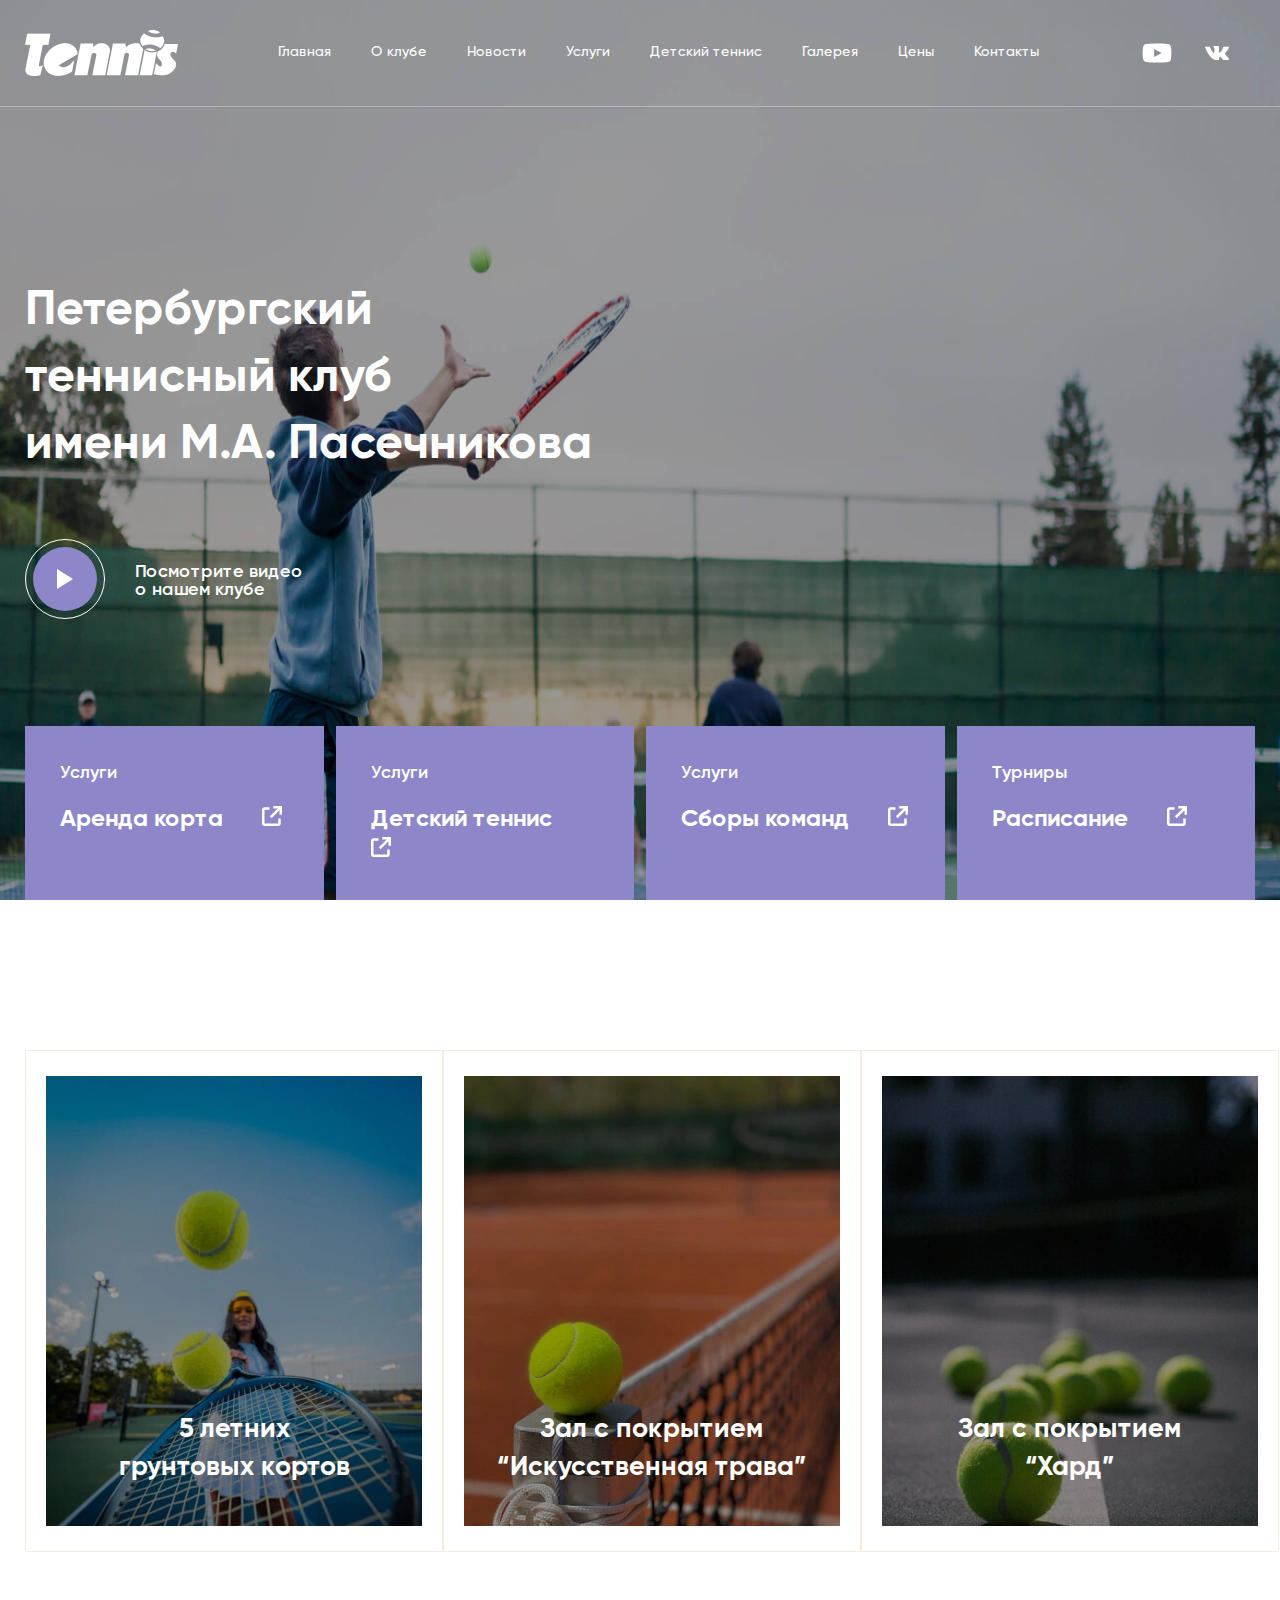
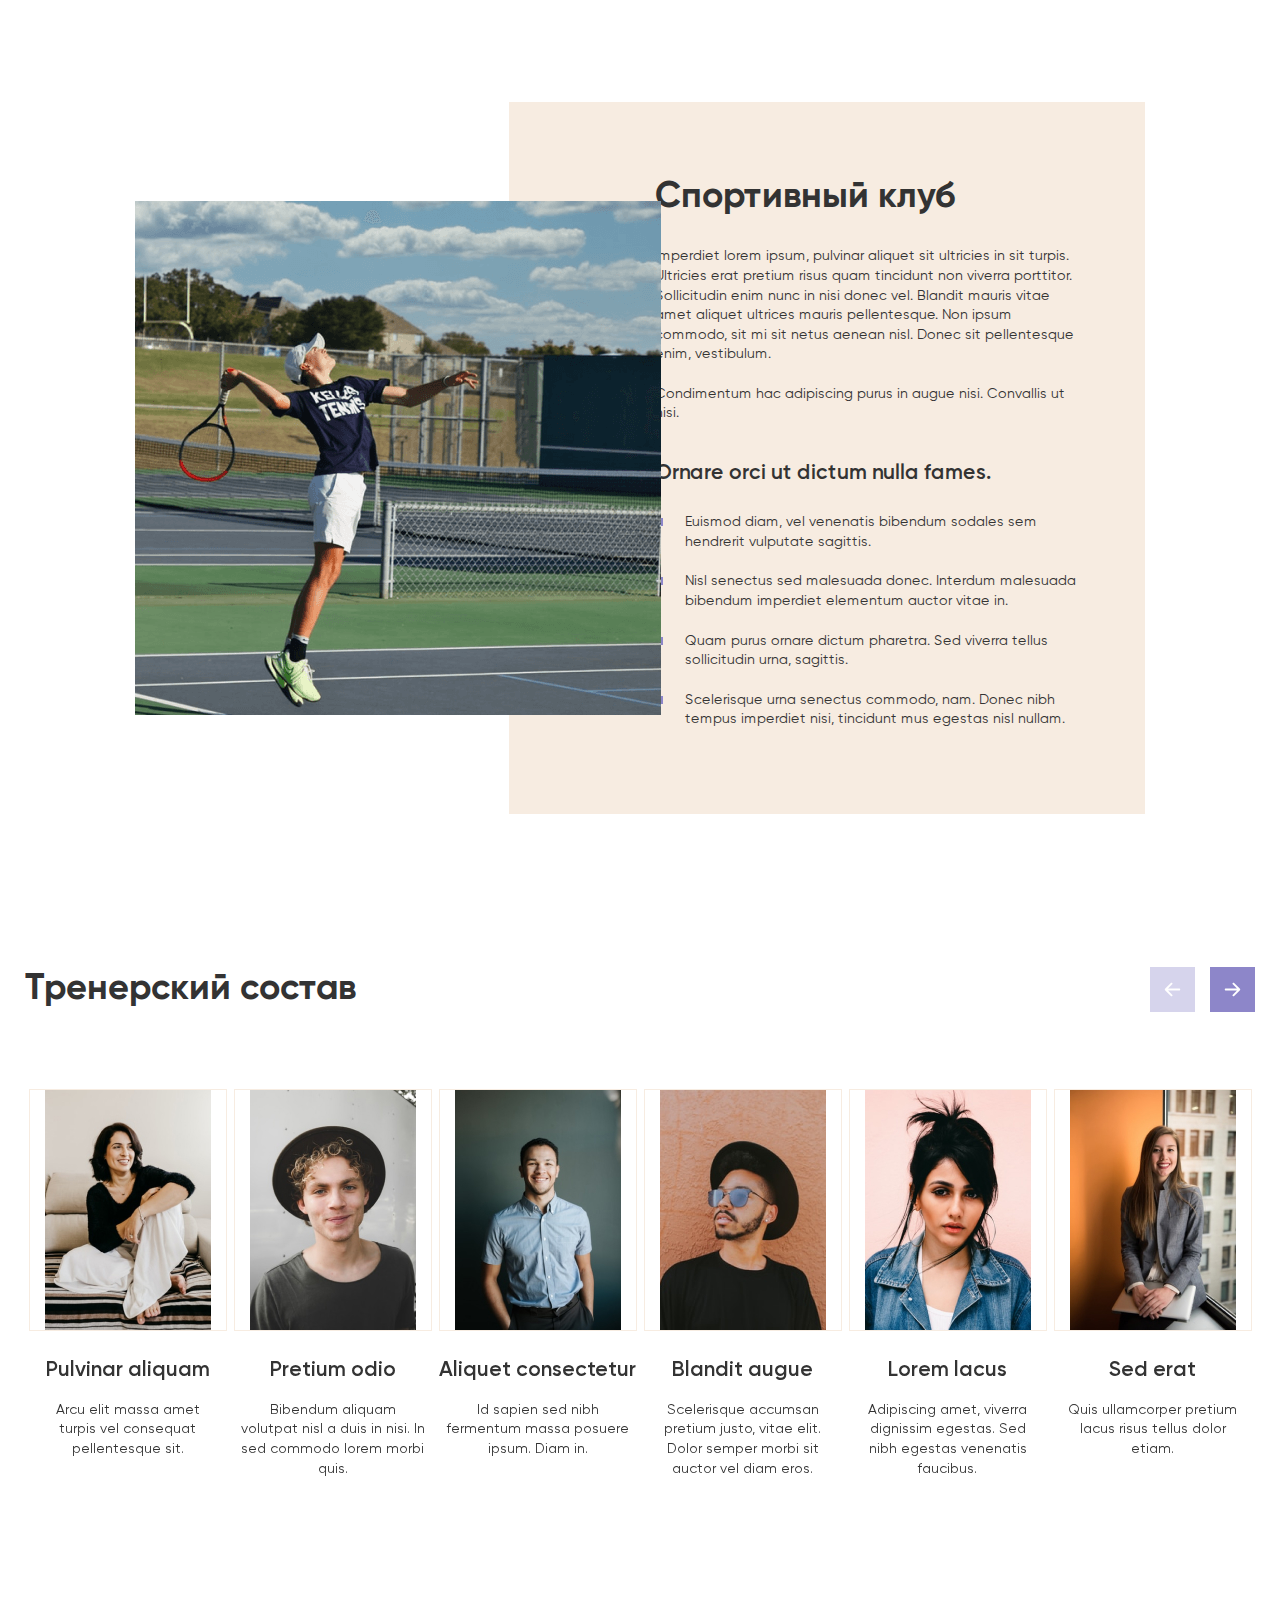
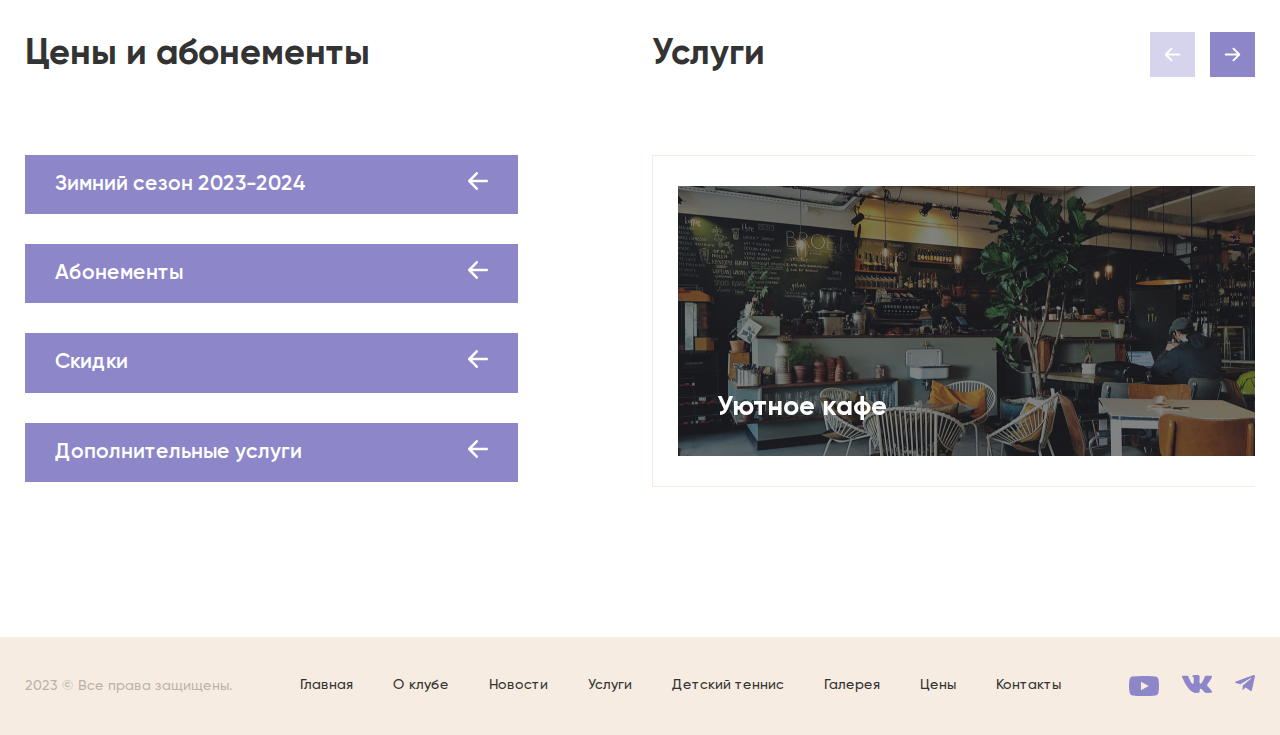
<file: index.html>
<!DOCTYPE html>
<html lang="en">
  <head>
    <meta charset="UTF-8" />
    <meta http-equiv="X-UA-Compatible" content="IE=edge" />
    <meta name="viewport" content="width=device-width, initial-scale=1.0" />
    <link rel="stylesheet" href="css/style.css" />
    <link rel="stylesheet" href="https://cdn.jsdelivr.net/npm/swiper@9/swiper-bundle.min.css" />
    <title>Главная</title>
  </head>
  <body>
    <div class="wrapper">
      <header class="header">
        <div class="header__container _container">
          <div class="header__body">
            <div class="header__logo">
              <a href="index.html">
                <img src="img/index/header/Logo.png" alt="Tennis" />
              </a>
            </div>
            <nav class="header__menu menu">
              <ul class="menu__list">
                <li class="menu__item">
                  <a href="index.html" class="menu__link">Главная</a>
                </li>
                <li class="menu__item">
                  <a href="about.html" class="menu__link">О клубе</a>
                </li>
                <li class="menu__item">
                  <a href="news.html" class="menu__link">Новости</a>
                </li>
                <li class="menu__item">
                  <a href="#" class="menu__link">Услуги</a>
                </li>
                <li class="menu__item">
                  <a href="#" class="menu__link">Детский теннис</a>
                </li>
                <li class="menu__item">
                  <a href="#" class="menu__link">Галерея</a>
                </li>
                <li class="menu__item">
                  <a href="#" class="menu__link">Цены</a>
                </li>
                <li class="menu__item">
                  <a href="#" class="menu__link">Контакты</a>
                </li>
              </ul>
            </nav>
            <div class="header__social">
              <a href="#" class="header__link"
                ><img src="img/index/header/youtube.svg" alt="Youtube logo" class="header__icon" />
              </a>
              <a href="#" class="header__link">
                <img src="img/index/header/vk.svg" alt="VK logo" class="header__icon" />
              </a>
            </div>
          </div>
        </div>
      </header>
      <main class="page-main">
        <div class="page__main-block main-block">
          <div class="main-block__container _container">
            <div class="main-block__content">
              <h1 class="main-block__title">
                Петербургский <br />
                теннисный клуб <br />
                имени М.А. Пасечникова
              </h1>
              <div class="main-block__video">
                <a href="#" class="main-block__video-link">
                  <svg
                    class="main-block__play"
                    width="80"
                    height="80"
                    viewBox="0 0 80 80"
                    fill="none"
                    xmlns="http://www.w3.org/2000/svg"
                  >
                    <circle cx="40" cy="40" r="39.5" stroke="white" />
                    <circle cx="40" cy="40" r="32" fill="#8D86C9" />
                    <path d="M48 40L32 50L32 30L48 40Z" fill="white" />
                  </svg>
                </a>
                <h4>
                  Посмотрите видео <br />
                  о нашем клубе
                </h4>
              </div>

              <div class="main-block__links links">
                <div class="links__item">
                  <div class="links__title">Услуги</div>
                  <div class="links__name">
                    <a href="" class="links__link">Аренда корта</a>
                    <svg
                      class="links__svg"
                      width="21"
                      height="20"
                      viewBox="0 0 21 20"
                      fill="none"
                      xmlns="http://www.w3.org/2000/svg"
                    >
                      <path
                        d="M16.2515 20H2.50146C1.83842 20 1.20254 19.7366 0.733698 19.2678C0.264857 18.7989 0.00146484 18.163 0.00146484 17.5V3.75C0.00146484 3.08696 0.264857 2.45107 0.733698 1.98223C1.20254 1.51339 1.83842 1.25 2.50146 1.25H7.50147V3.75H2.50146V17.5H16.2515V12.5H18.7515V17.5C18.7515 18.163 18.4881 18.7989 18.0192 19.2678C17.5504 19.7366 16.9145 20 16.2515 20ZM9.62646 12.1337L7.86397 10.3663L15.7302 2.5H11.2515V0H20.0015V8.75H17.5015V4.26875L9.62646 12.1337Z"
                        fill="white"
                      />
                    </svg>
                  </div>
                </div>

                <div class="links__item">
                  <div class="links__title">Услуги</div>
                  <div class="links__name">
                    <a href="" class="links__link">Детский теннис</a>
                    <svg
                      class="links__svg"
                      width="21"
                      height="20"
                      viewBox="0 0 21 20"
                      fill="none"
                      xmlns="http://www.w3.org/2000/svg"
                    >
                      <path
                        d="M16.2515 20H2.50146C1.83842 20 1.20254 19.7366 0.733698 19.2678C0.264857 18.7989 0.00146484 18.163 0.00146484 17.5V3.75C0.00146484 3.08696 0.264857 2.45107 0.733698 1.98223C1.20254 1.51339 1.83842 1.25 2.50146 1.25H7.50147V3.75H2.50146V17.5H16.2515V12.5H18.7515V17.5C18.7515 18.163 18.4881 18.7989 18.0192 19.2678C17.5504 19.7366 16.9145 20 16.2515 20ZM9.62646 12.1337L7.86397 10.3663L15.7302 2.5H11.2515V0H20.0015V8.75H17.5015V4.26875L9.62646 12.1337Z"
                        fill="white"
                      />
                    </svg>
                  </div>
                </div>

                <div class="links__item">
                  <div class="links__title">Услуги</div>
                  <div class="links__name">
                    <a href="" class="links__link">Сборы команд</a>
                    <svg
                      class="links__svg"
                      width="21"
                      height="20"
                      viewBox="0 0 21 20"
                      fill="none"
                      xmlns="http://www.w3.org/2000/svg"
                    >
                      <path
                        d="M16.2515 20H2.50146C1.83842 20 1.20254 19.7366 0.733698 19.2678C0.264857 18.7989 0.00146484 18.163 0.00146484 17.5V3.75C0.00146484 3.08696 0.264857 2.45107 0.733698 1.98223C1.20254 1.51339 1.83842 1.25 2.50146 1.25H7.50147V3.75H2.50146V17.5H16.2515V12.5H18.7515V17.5C18.7515 18.163 18.4881 18.7989 18.0192 19.2678C17.5504 19.7366 16.9145 20 16.2515 20ZM9.62646 12.1337L7.86397 10.3663L15.7302 2.5H11.2515V0H20.0015V8.75H17.5015V4.26875L9.62646 12.1337Z"
                        fill="white"
                      />
                    </svg>
                  </div>
                </div>

                <div class="links__item">
                  <div class="links__title">Турниры</div>
                  <div class="links__name">
                    <a href="" class="links__link">Расписание</a>
                    <svg
                      class="links__svg"
                      width="21"
                      height="20"
                      viewBox="0 0 21 20"
                      fill="none"
                      xmlns="http://www.w3.org/2000/svg"
                    >
                      <path
                        d="M16.2515 20H2.50146C1.83842 20 1.20254 19.7366 0.733698 19.2678C0.264857 18.7989 0.00146484 18.163 0.00146484 17.5V3.75C0.00146484 3.08696 0.264857 2.45107 0.733698 1.98223C1.20254 1.51339 1.83842 1.25 2.50146 1.25H7.50147V3.75H2.50146V17.5H16.2515V12.5H18.7515V17.5C18.7515 18.163 18.4881 18.7989 18.0192 19.2678C17.5504 19.7366 16.9145 20 16.2515 20ZM9.62646 12.1337L7.86397 10.3663L15.7302 2.5H11.2515V0H20.0015V8.75H17.5015V4.26875L9.62646 12.1337Z"
                        fill="white"
                      />
                    </svg>
                  </div>
                </div>
              </div>
            </div>
          </div>
          <div class="main-block__background">
            <img src="img/index/main-block/background.jpg" alt="Cover" class="main-block__image" />
          </div>
        </div>
        <section class="page__courts courts">
          <div class="courts__container _container">
            <div class="courts__content">
              <div class="courts__item">
                <img src="img/index/courts/courts-1.webp" alt="" class="court__image" />
                <h3 class="courts__title">
                  5 летних <br />
                  грунтовых кортов
                </h3>
              </div>
              <div class="courts__item">
                <img src="img/index/courts/courts-2.webp" alt="" class="court__image" />
                <h3 class="courts__title">
                  Зал с покрытием <br />
                  “Искусственная трава”
                </h3>
              </div>
              <div class="courts__item">
                <img src="img/index/courts/courts-3.webp" alt="" class="court__image" />
                <div class="courts__title">
                  Зал с покрытием <br />
                  “Хард”
                </div>
              </div>
            </div>
          </div>
        </section>
        <section class="page__about about-main">
          <div class="about__container _container">
            <div class="about__content">
              <div class="about__image">
                <img src="img/index/about/about.webp" alt="" />
              </div>
              <div class="about__description description">
                <div class="description__content">
                  <h2 class="description__title _title">Спортивный клуб</h2>
                  <div class="description__text">
                    <p>
                      Imperdiet lorem ipsum, pulvinar aliquet sit ultricies in sit turpis. Ultricies
                      erat pretium risus quam tincidunt non viverra porttitor. Sollicitudin enim
                      nunc in nisi donec vel. Blandit mauris vitae amet aliquet ultrices mauris
                      pellentesque. Non ipsum commodo, sit mi sit netus aenean nisl. Donec sit
                      pellentesque enim, vestibulum.
                    </p>
                    <br />
                    <p>Condimentum hac adipiscing purus in augue nisi. Convallis ut nisi.</p>
                  </div>
                  <h4 class="description__subtitle">Ornare orci ut dictum nulla fames.</h4>
                  <div class="description__highlights">
                    <ul class="description__list">
                      <li class="description__item">
                        <p>
                          Euismod diam, vel venenatis bibendum sodales sem hendrerit vulputate
                          sagittis.
                        </p>
                      </li>
                      <li class="description__item">
                        <p>
                          Nisl senectus sed malesuada donec. Interdum malesuada bibendum imperdiet
                          elementum auctor vitae in.
                        </p>
                      </li>
                      <li class="description__item">
                        <p>
                          Quam purus ornare dictum pharetra. Sed viverra tellus sollicitudin urna,
                          sagittis.
                        </p>
                      </li>
                      <li class="description__item">
                        <p>
                          Scelerisque urna senectus commodo, nam. Donec nibh tempus imperdiet nisi,
                          tincidunt mus egestas nisl nullam.
                        </p>
                      </li>
                    </ul>
                  </div>
                </div>
              </div>
            </div>
          </div>
        </section>
        <section class="page__coaches coaches">
          <div class="coaches__container _container">
            <div class="coaches__content">
              <div class="swiper swiper__coach">
                <div class="coaches__header">
                  <h2 class="coaches__title _title">Тренерский состав</h2>
                  <div class="coaches__navigation _navigation">
                    <div class="swiper-button-prev"></div>
                    <div class="swiper-button-next"></div>
                  </div>
                </div>
                <div class="swiper-wrapper coaches__cards">
                  <div class="swiper-slide coaches__card">
                    <div class="coaches__img">
                      <img src="img/index/coaches/coaches-01.jpg" alt="Coach photo" />
                    </div>
                    <h4 class="coaches__name">Pulvinar aliquam</h4>
                    <div class="coaches__about">
                      Arcu elit massa amet turpis vel consequat pellentesque sit.
                    </div>
                  </div>
                  <div class="swiper-slide coaches__card">
                    <div class="coaches__img">
                      <img src="img/index/coaches/coaches-02.jpg" alt="Coach photo" />
                    </div>
                    <h4 class="coaches__name">Pretium odio</h4>
                    <div class="coaches__about">
                      Bibendum aliquam volutpat nisl a duis in nisi. In sed commodo lorem morbi
                      quis.
                    </div>
                  </div>
                  <div class="swiper-slide coaches__card">
                    <div class="coaches__img">
                      <img src="img/index/coaches/coaches-03.jpg" alt="Coach photo" />
                    </div>
                    <h4 class="coaches__name">Aliquet consectetur</h4>
                    <div class="coaches__about">
                      Id sapien sed nibh fermentum massa posuere ipsum. Diam in.
                    </div>
                  </div>
                  <div class="swiper-slide coaches__card">
                    <div class="coaches__img">
                      <img src="img/index/coaches/coaches-04.jpg" alt="Coach photo" />
                    </div>
                    <h4 class="coaches__name">Blandit augue</h4>
                    <div class="coaches__about">
                      Scelerisque accumsan pretium justo, vitae elit. Dolor semper morbi sit auctor
                      vel diam eros.
                    </div>
                  </div>
                  <div class="swiper-slide coaches__card">
                    <div class="coaches__img">
                      <img src="img/index/coaches/coaches-05.jpg" alt="Coach photo" />
                    </div>
                    <h4 class="coaches__name">Lorem lacus</h4>
                    <div class="coaches__about">
                      Adipiscing amet, viverra dignissim egestas. Sed nibh egestas venenatis
                      faucibus.
                    </div>
                  </div>
                  <div class="swiper-slide coaches__card">
                    <div class="coaches__img">
                      <img src="img/index/coaches/coaches-06.jpg" alt="Coach photo" />
                    </div>
                    <h4 class="coaches__name">Sed erat</h4>
                    <div class="coaches__about">
                      Quis ullamcorper pretium lacus risus tellus dolor etiam.
                    </div>
                  </div>
                  <div class="swiper-slide coaches__card">
                    <div class="coaches__img">
                      <img src="img/index/coaches/coaches-02.jpg" alt="Coach photo" />
                    </div>
                    <h4 class="coaches__name">Pretium odio</h4>
                    <div class="coaches__about">
                      Bibendum aliquam volutpat nisl a duis in nisi. In sed commodo lorem morbi
                      quis.
                    </div>
                  </div>
                  <div class="swiper-slide coaches__card">
                    <div class="coaches__img">
                      <img src="img/index/coaches/coaches-05.jpg" alt="Coach photo" />
                    </div>
                    <h4 class="coaches__name">Lorem lacus</h4>
                    <div class="coaches__about">
                      Adipiscing amet, viverra dignissim egestas. Sed nibh egestas venenatis
                      faucibus.
                    </div>
                  </div>
                  <div class="swiper-slide coaches__card">
                    <div class="coaches__img">
                      <img src="img/index/coaches/coaches-01.jpg" alt="Coach photo" />
                    </div>
                    <h4 class="coaches__name">Pulvinar aliquam</h4>
                    <div class="coaches__about">
                      Arcu elit massa amet turpis vel consequat pellentesque sit.
                    </div>
                  </div>
                </div>
              </div>
            </div>
          </div>
        </section>
        <section class="page__offers offers">
          <div class="offers__container _container">
            <div class="offers__content">
              <div class="offers__prices prices">
                <h2 class="prices__title _title">Цены и абонементы</h2>
                <div class="prices__links">
                  <div class="prices__link">
                    <a href="#">Зимний сезон 2023-2024</a>
                    <a href="#"
                      ><svg
                        width="20"
                        height="18"
                        viewBox="0 0 20 18"
                        fill="none"
                        xmlns="http://www.w3.org/2000/svg"
                      >
                        <path
                          fill-rule="evenodd"
                          clip-rule="evenodd"
                          d="M20 9C20 9.34093 19.8683 9.6679 19.6339 9.90897C19.3995 10.15 19.0816 10.2855 18.7501 10.2855H4.26926L9.63616 15.8028C9.75237 15.9223 9.84455 16.0642 9.90744 16.2203C9.97033 16.3765 10.0027 16.5439 10.0027 16.7129C10.0027 16.8819 9.97033 17.0493 9.90744 17.2054C9.84455 17.3616 9.75237 17.5035 9.63616 17.623C9.51995 17.7425 9.38199 17.8373 9.23016 17.902C9.07833 17.9667 8.9156 18 8.75126 18C8.58692 18 8.42418 17.9667 8.27235 17.902C8.12052 17.8373 7.98256 17.7425 7.86636 17.623L0.367193 9.91012C0.250798 9.79071 0.158451 9.64886 0.095442 9.49268C0.0324329 9.33651 0 9.16909 0 9C0 8.83092 0.0324329 8.66349 0.095442 8.50732C0.158451 8.35114 0.250798 8.20929 0.367193 8.08988L7.86636 0.376985C8.10105 0.135606 8.41935 0 8.75126 0C9.08316 0 9.40147 0.135606 9.63616 0.376985C9.87085 0.618364 10.0027 0.945745 10.0027 1.28711C10.0027 1.62847 9.87085 1.95585 9.63616 2.19723L4.26926 7.71452H18.7501C19.0816 7.71452 19.3995 7.84995 19.6339 8.09103C19.8683 8.3321 20 8.65907 20 9Z"
                          fill="white"
                        /></svg
                    ></a>
                  </div>
                  <div class="prices__link">
                    <a href="#">Абонементы</a>
                    <a href="#"
                      ><svg
                        width="20"
                        height="18"
                        viewBox="0 0 20 18"
                        fill="none"
                        xmlns="http://www.w3.org/2000/svg"
                      >
                        <path
                          fill-rule="evenodd"
                          clip-rule="evenodd"
                          d="M20 9C20 9.34093 19.8683 9.6679 19.6339 9.90897C19.3995 10.15 19.0816 10.2855 18.7501 10.2855H4.26926L9.63616 15.8028C9.75237 15.9223 9.84455 16.0642 9.90744 16.2203C9.97033 16.3765 10.0027 16.5439 10.0027 16.7129C10.0027 16.8819 9.97033 17.0493 9.90744 17.2054C9.84455 17.3616 9.75237 17.5035 9.63616 17.623C9.51995 17.7425 9.38199 17.8373 9.23016 17.902C9.07833 17.9667 8.9156 18 8.75126 18C8.58692 18 8.42418 17.9667 8.27235 17.902C8.12052 17.8373 7.98256 17.7425 7.86636 17.623L0.367193 9.91012C0.250798 9.79071 0.158451 9.64886 0.095442 9.49268C0.0324329 9.33651 0 9.16909 0 9C0 8.83092 0.0324329 8.66349 0.095442 8.50732C0.158451 8.35114 0.250798 8.20929 0.367193 8.08988L7.86636 0.376985C8.10105 0.135606 8.41935 0 8.75126 0C9.08316 0 9.40147 0.135606 9.63616 0.376985C9.87085 0.618364 10.0027 0.945745 10.0027 1.28711C10.0027 1.62847 9.87085 1.95585 9.63616 2.19723L4.26926 7.71452H18.7501C19.0816 7.71452 19.3995 7.84995 19.6339 8.09103C19.8683 8.3321 20 8.65907 20 9Z"
                          fill="white"
                        /></svg
                    ></a>
                  </div>
                  <div class="prices__link">
                    <a href="#">Скидки</a>
                    <a href="#"
                      ><svg
                        width="20"
                        height="18"
                        viewBox="0 0 20 18"
                        fill="none"
                        xmlns="http://www.w3.org/2000/svg"
                      >
                        <path
                          fill-rule="evenodd"
                          clip-rule="evenodd"
                          d="M20 9C20 9.34093 19.8683 9.6679 19.6339 9.90897C19.3995 10.15 19.0816 10.2855 18.7501 10.2855H4.26926L9.63616 15.8028C9.75237 15.9223 9.84455 16.0642 9.90744 16.2203C9.97033 16.3765 10.0027 16.5439 10.0027 16.7129C10.0027 16.8819 9.97033 17.0493 9.90744 17.2054C9.84455 17.3616 9.75237 17.5035 9.63616 17.623C9.51995 17.7425 9.38199 17.8373 9.23016 17.902C9.07833 17.9667 8.9156 18 8.75126 18C8.58692 18 8.42418 17.9667 8.27235 17.902C8.12052 17.8373 7.98256 17.7425 7.86636 17.623L0.367193 9.91012C0.250798 9.79071 0.158451 9.64886 0.095442 9.49268C0.0324329 9.33651 0 9.16909 0 9C0 8.83092 0.0324329 8.66349 0.095442 8.50732C0.158451 8.35114 0.250798 8.20929 0.367193 8.08988L7.86636 0.376985C8.10105 0.135606 8.41935 0 8.75126 0C9.08316 0 9.40147 0.135606 9.63616 0.376985C9.87085 0.618364 10.0027 0.945745 10.0027 1.28711C10.0027 1.62847 9.87085 1.95585 9.63616 2.19723L4.26926 7.71452H18.7501C19.0816 7.71452 19.3995 7.84995 19.6339 8.09103C19.8683 8.3321 20 8.65907 20 9Z"
                          fill="white"
                        /></svg
                    ></a>
                  </div>
                  <div class="prices__link">
                    <a href="#">Дополнительные услуги</a>
                    <a href="#"
                      ><svg
                        width="20"
                        height="18"
                        viewBox="0 0 20 18"
                        fill="none"
                        xmlns="http://www.w3.org/2000/svg"
                      >
                        <path
                          fill-rule="evenodd"
                          clip-rule="evenodd"
                          d="M20 9C20 9.34093 19.8683 9.6679 19.6339 9.90897C19.3995 10.15 19.0816 10.2855 18.7501 10.2855H4.26926L9.63616 15.8028C9.75237 15.9223 9.84455 16.0642 9.90744 16.2203C9.97033 16.3765 10.0027 16.5439 10.0027 16.7129C10.0027 16.8819 9.97033 17.0493 9.90744 17.2054C9.84455 17.3616 9.75237 17.5035 9.63616 17.623C9.51995 17.7425 9.38199 17.8373 9.23016 17.902C9.07833 17.9667 8.9156 18 8.75126 18C8.58692 18 8.42418 17.9667 8.27235 17.902C8.12052 17.8373 7.98256 17.7425 7.86636 17.623L0.367193 9.91012C0.250798 9.79071 0.158451 9.64886 0.095442 9.49268C0.0324329 9.33651 0 9.16909 0 9C0 8.83092 0.0324329 8.66349 0.095442 8.50732C0.158451 8.35114 0.250798 8.20929 0.367193 8.08988L7.86636 0.376985C8.10105 0.135606 8.41935 0 8.75126 0C9.08316 0 9.40147 0.135606 9.63616 0.376985C9.87085 0.618364 10.0027 0.945745 10.0027 1.28711C10.0027 1.62847 9.87085 1.95585 9.63616 2.19723L4.26926 7.71452H18.7501C19.0816 7.71452 19.3995 7.84995 19.6339 8.09103C19.8683 8.3321 20 8.65907 20 9Z"
                          fill="white"
                        /></svg
                    ></a>
                  </div>
                </div>
              </div>
              <div class="swiper swiper__single offers__services services">
                <div class="services__header">
                  <div class="services__title _title">Услуги</div>
                  <div class="services__navigation _navigation">
                    <div class="swiper-button-prev"></div>
                    <div class="swiper-button-next"></div>
                  </div>
                </div>
                <div class="swiper-wrapper services__content">
                  <div class="swiper-slide services__slider">
                    <div class="services__image">
                      <img src="img/index/offers/offers-image.jpg" alt="Cafe image" />
                      <span>Уютное кафе</span>
                    </div>
                  </div>
                  <div class="swiper-slide services__slider">
                    <div class="services__image">
                      <img src="img/index/offers/offers-image.jpg" alt="Cafe image" />
                      <span>Уютное кафе</span>
                    </div>
                  </div>
                  <div class="swiper-slide services__slider">
                    <div class="services__image">
                      <img src="img/index/offers/offers-image.jpg" alt="Cafe image" />
                      <span>Уютное кафе</span>
                    </div>
                  </div>
                </div>
              </div>
            </div>
          </div>
        </section>
      </main>
      <footer class="footer">
        <div class="footer__container _container">
          <div class="footer__content">
            <div class="footer__copyright">2023 © Все права защищены.</div>
            <nav class="footer__menu menu">
              <ul class="menu__list">
                <li class="menu__item">
                  <a href="index.html" class="menu__link">Главная</a>
                </li>
                <li class="menu__item">
                  <a href="about.html" class="menu__link">О клубе</a>
                </li>
                <li class="menu__item">
                  <a href="news.html" class="menu__link">Новости</a>
                </li>
                <li class="menu__item">
                  <a href="#" class="menu__link">Услуги</a>
                </li>
                <li class="menu__item">
                  <a href="#" class="menu__link">Детский теннис</a>
                </li>
                <li class="menu__item">
                  <a href="#" class="menu__link">Галерея</a>
                </li>
                <li class="menu__item">
                  <a href="#" class="menu__link">Цены</a>
                </li>
                <li class="menu__item">
                  <a href="#" class="menu__link">Контакты</a>
                </li>
              </ul>
            </nav>
            <div class="footer__social">
              <a href="#" class="footer__link"
                ><img src="img/index/footer/youtube.svg" alt="Youtube logo" class="footer__icon" />
              </a>
              <a href="#" class="footer__link">
                <img src="img/index/footer/vk.svg" alt="VK logo" class="footer__icon" />
              </a>
              <a href="#" class="footer__link">
                <img src="img/index/footer/telegram.svg" alt="Telegram logo" class="footer__icon" />
              </a>
            </div>
          </div>
        </div>
      </footer>
    </div>
  </body>
  <script src="https://cdn.jsdelivr.net/npm/swiper@9/swiper-bundle.min.js"></script>
  <script src="js/script.js"></script>
</html>
</file>
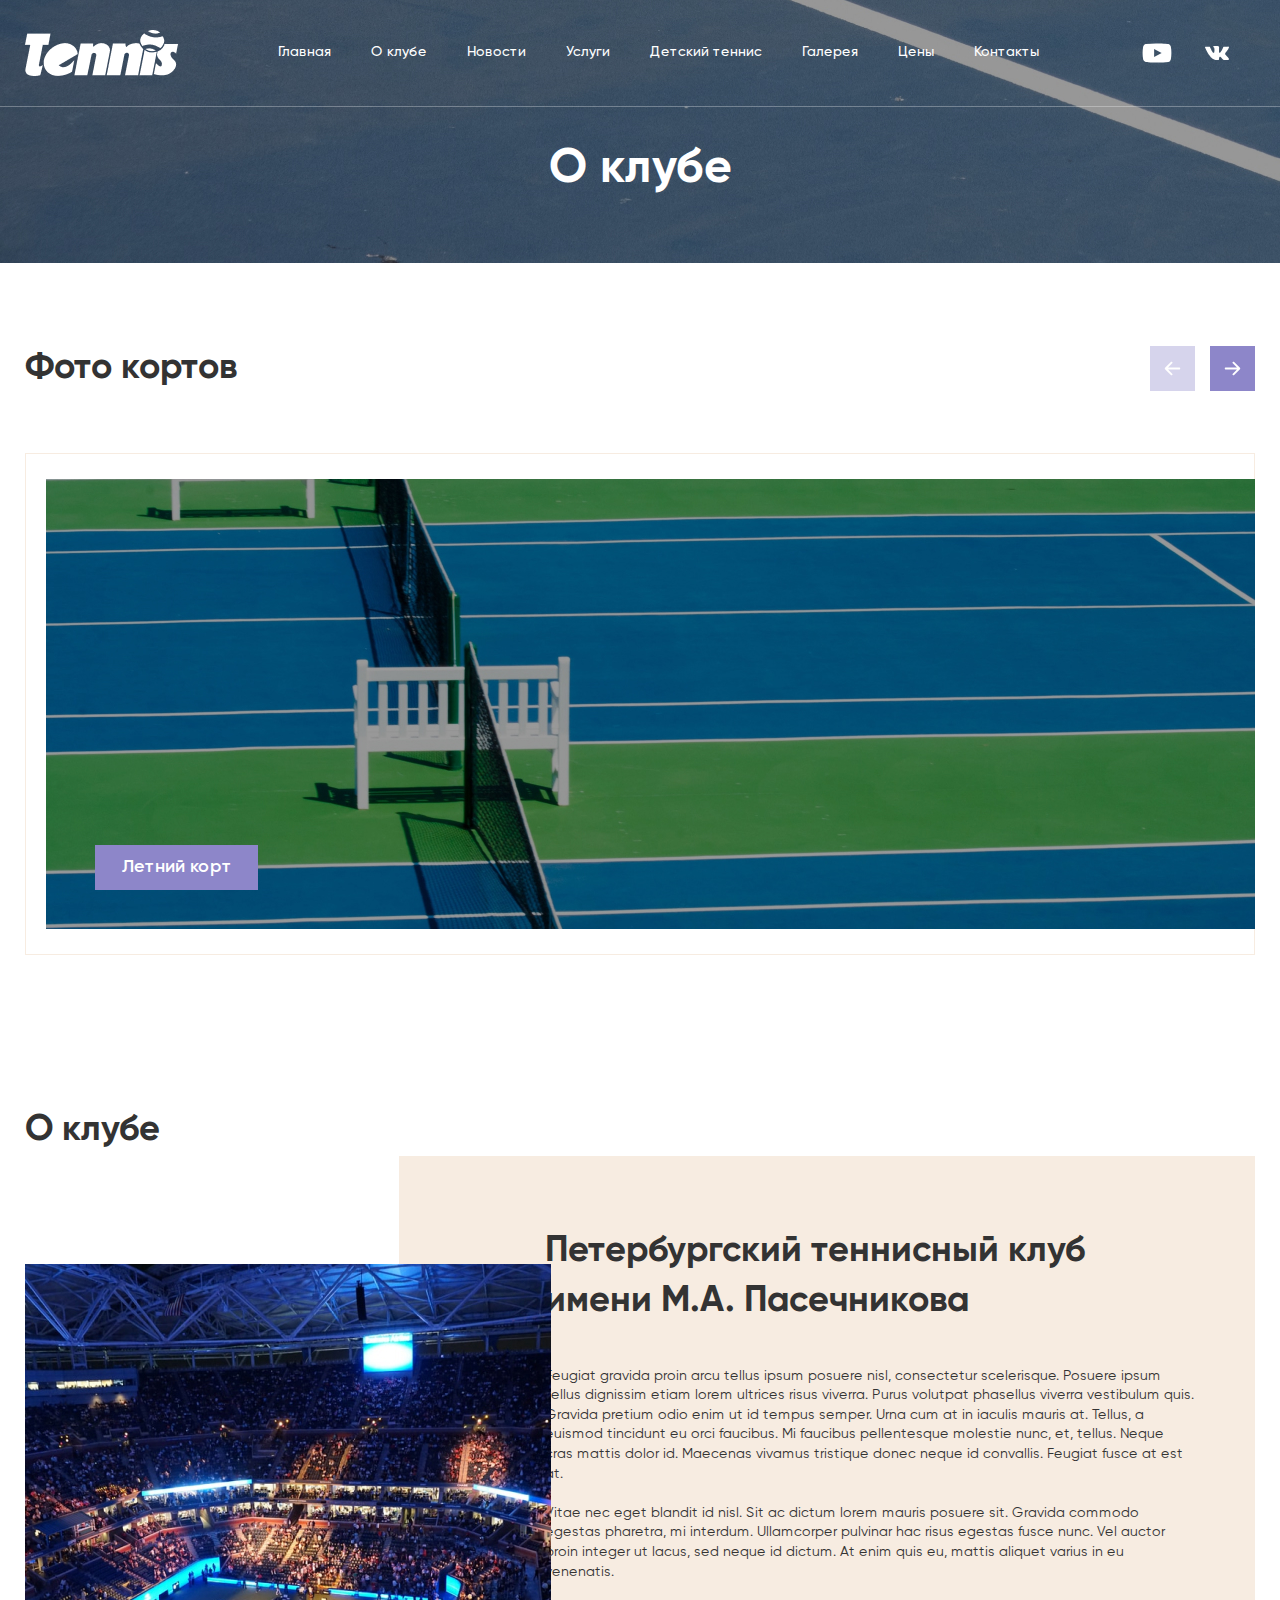
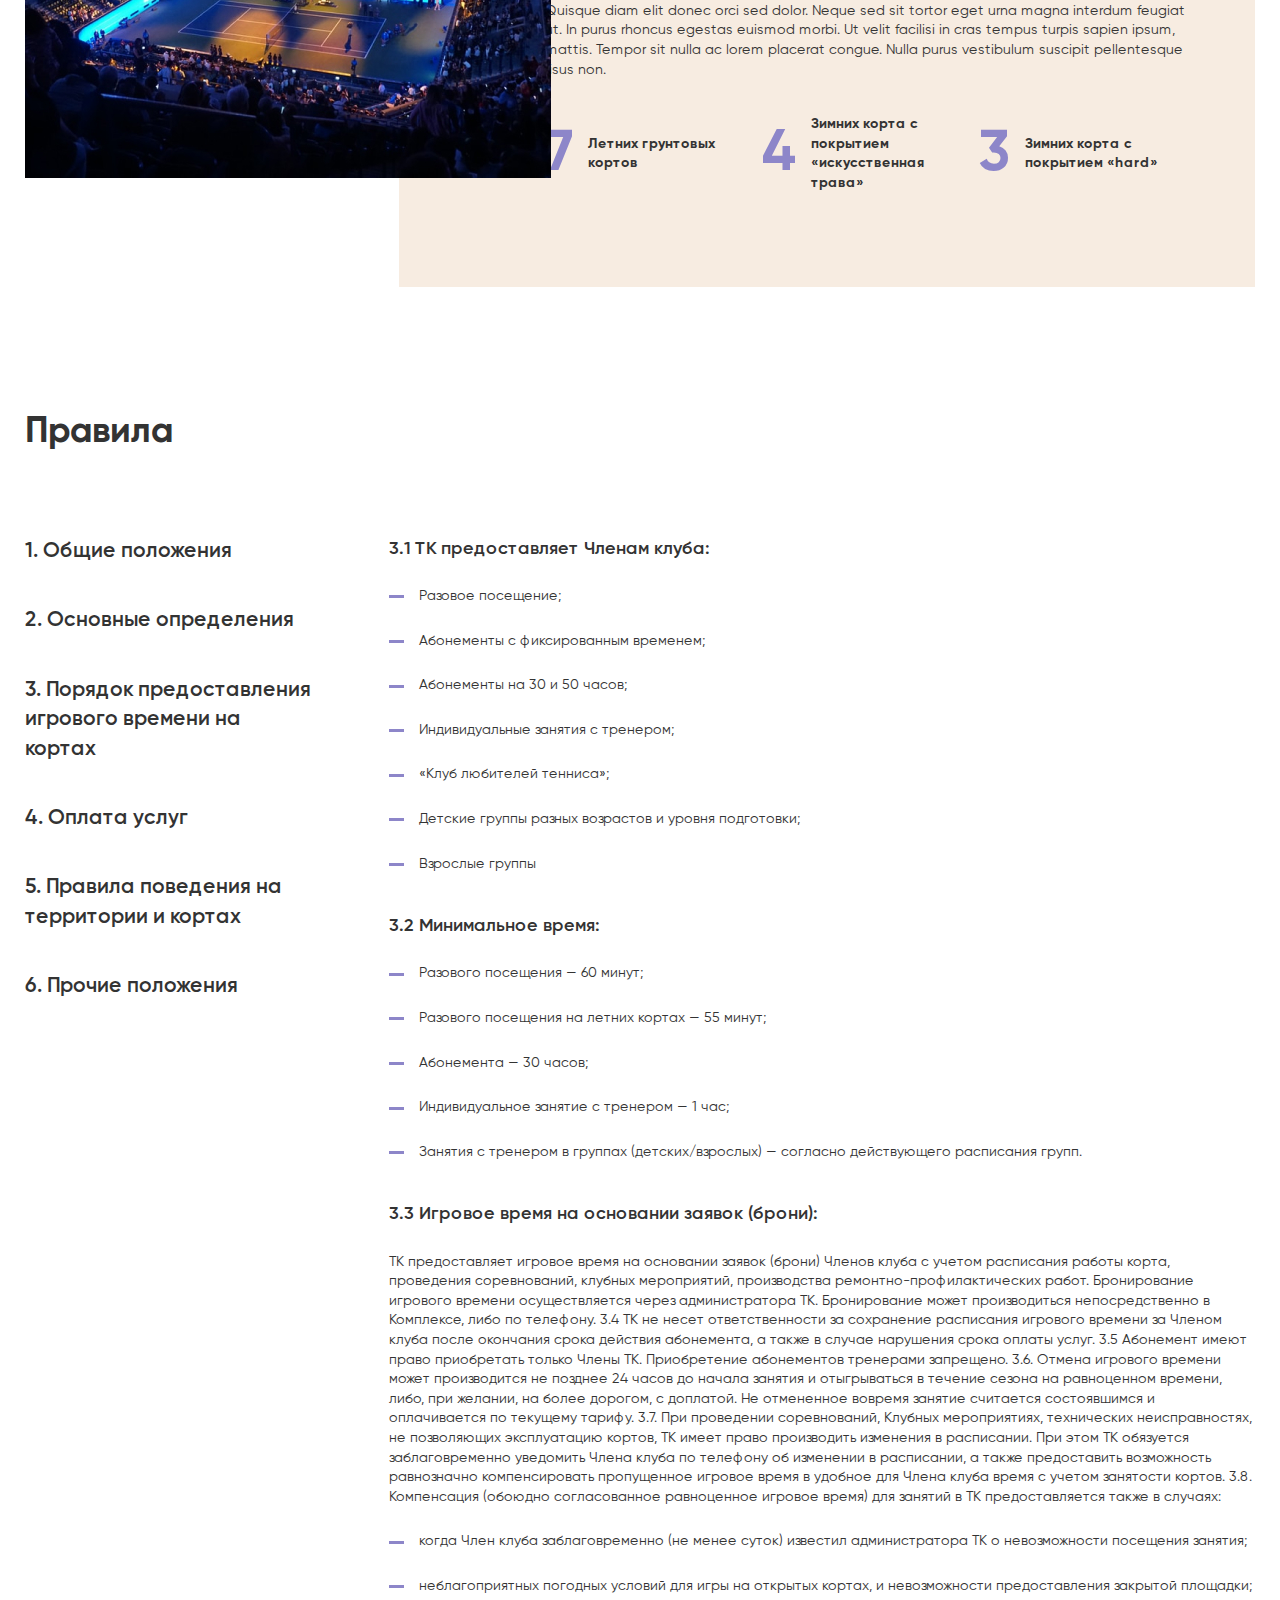
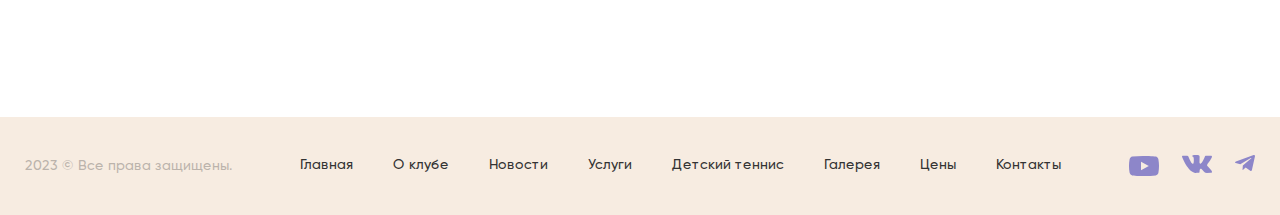
<file: about.html>
<!DOCTYPE html>
<html lang="en">
  <head>
    <meta charset="UTF-8" />
    <meta http-equiv="X-UA-Compatible" content="IE=edge" />
    <meta name="viewport" content="width=device-width, initial-scale=1.0" />
    <link rel="stylesheet" href="css/about-style.css" />
    <link rel="stylesheet" href="https://cdn.jsdelivr.net/npm/swiper@9/swiper-bundle.min.css" />
    <title>О клубе</title>
  </head>
  <body>
    <div class="wrapper">
      <header class="header">
        <div class="header__container _container">
          <div class="header__body">
            <div class="header__logo">
              <a href="index.html">
                <img src="img/index/header/Logo.png" alt="Tennis" />
              </a>
            </div>
            <nav class="header__menu menu">
              <ul class="menu__list">
                <li class="menu__item">
                  <a href="index.html" class="menu__link">Главная</a>
                </li>
                <li class="menu__item">
                  <a href="about.html" class="menu__link">О клубе</a>
                </li>
                <li class="menu__item">
                  <a href="news.html" class="menu__link">Новости</a>
                </li>
                <li class="menu__item">
                  <a href="#" class="menu__link">Услуги</a>
                </li>
                <li class="menu__item">
                  <a href="#" class="menu__link">Детский теннис</a>
                </li>
                <li class="menu__item">
                  <a href="#" class="menu__link">Галерея</a>
                </li>
                <li class="menu__item">
                  <a href="#" class="menu__link">Цены</a>
                </li>
                <li class="menu__item">
                  <a href="#" class="menu__link">Контакты</a>
                </li>
              </ul>
            </nav>
            <div class="header__social">
              <a href="#" class="header__link"
                ><img src="img/index/header/youtube.svg" alt="Youtube logo" class="header__icon" />
              </a>
              <a href="#" class="header__link">
                <img src="img/index/header/vk.svg" alt="VK logo" class="header__icon" />
              </a>
            </div>
          </div>
        </div>
      </header>
      <main class="page">
        <section class="page__banner banner">
          <div class="banner__container _container">
            <div class="banner__content">
              <h1 class="banner__title">О клубе</h1>
              <div class="banner__background">
                <img
                  src="img/about/banner/background.jpg"
                  alt="Tennis net"
                  class="banner__image"
                />
              </div>
            </div>
          </div>
        </section>
        <section class="page__photos photos">
          <div class="photos__container _container">
            <div class="swiper swiper__single photos__body">
              <div class="photos__header">
                <div class="photos__title _title">Фото кортов</div>
                <div class="photos__navigation _navigation">
                  <div class="swiper-button-prev"></div>
                  <div class="swiper-button-next"></div>
                </div>
              </div>
              <div class="swiper-wrapper photos__content">
                <div class="swiper-slide photos__slider">
                  <div class="photos__image">
                    <img src="img/about/photos/court.jpg" alt="Tennis court image" />
                    <div class="photos__button _button">
                      <a href="#" class="photos__link">Летний корт</a>
                    </div>
                  </div>
                </div>
                <div class="swiper-slide photos__slider">
                  <div class="photos__image">
                    <img src="img/about/photos/court.jpg" alt="Tennis court image" />
                    <div class="photos__button _button">
                      <a href="#" class="photos__link">Летний корт</a>
                    </div>
                  </div>
                </div>
                <div class="swiper-slide photos__slider">
                  <div class="photos__image">
                    <img src="img/about/photos/court.jpg" alt="Tennis court image" />
                    <div class="photos__button _button">
                      <a href="#" class="photos__link">Летний корт</a>
                    </div>
                  </div>
                </div>
              </div>
            </div>
          </div>
        </section>
        <section class="page__club club">
          <div class="club__container _container">
            <div class="club__title _title">О клубе</div>
            <div class="club__content">
              <div class="club__image">
                <img src="img/about/club/tennis-court.jpg" alt="Tennis club court" />
              </div>
              <div class="club__description description">
                <h2 class="description__title _title">
                  Петербургский теннисный клуб имени М.А. Пасечникова
                </h2>
                <div class="description__text">
                  <p>
                    Feugiat gravida proin arcu tellus ipsum posuere nisl, consectetur scelerisque.
                    Posuere ipsum tellus dignissim etiam lorem ultrices risus viverra. Purus
                    volutpat phasellus viverra vestibulum quis. Gravida pretium odio enim ut id
                    tempus semper. Urna cum at in iaculis mauris at. Tellus, a euismod tincidunt eu
                    orci faucibus. Mi faucibus pellentesque molestie nunc, et, tellus. Neque cras
                    mattis dolor id. Maecenas vivamus tristique donec neque id convallis. Feugiat
                    fusce at est at.
                  </p>
                  <br />
                  <p>
                    Vitae nec eget blandit id nisl. Sit ac dictum lorem mauris posuere sit. Gravida
                    commodo egestas pharetra, mi interdum. Ullamcorper pulvinar hac risus egestas
                    fusce nunc. Vel auctor proin integer ut lacus, sed neque id dictum. At enim quis
                    eu, mattis aliquet varius in eu venenatis.
                  </p>
                  <br />
                  <p>
                    Quisque diam elit donec orci sed dolor. Neque sed sit tortor eget urna magna
                    interdum feugiat ut. In purus rhoncus egestas euismod morbi. Ut velit facilisi
                    in cras tempus turpis sapien ipsum, mattis. Tempor sit nulla ac lorem placerat
                    congue. Nulla purus vestibulum suscipit pellentesque risus non.
                  </p>
                </div>
                <div class="description__count">
                  <div class="description__quantity">
                    <span>7</span>
                    <p>
                      Летних грунтовых <br />
                      кортов
                    </p>
                  </div>
                  <div class="description__quantity">
                    <span>4</span>
                    <p>Зимних корта с покрытием «искусственная трава»</p>
                  </div>
                  <div class="description__quantity">
                    <span>3</span>
                    <p>Зимних корта с покрытием «hard»</p>
                  </div>
                </div>
              </div>
            </div>
          </div>
        </section>
        <section class="page__rules rules">
          <div class="rules__container _container">
            <div class="rules__body">
              <h2 class="rules__title _title">Правила</h2>
              <div class="rules__chapters chapters">
                <ol class="chapters__headers">
                  <li class="chapters__header">
                    <p>1. Общие положения</p>
                  </li>
                  <li class="chapters__header">
                    <p>2. Основные определения</p>
                  </li>
                  <li class="chapters__header">
                    <p>3. Порядок предоставления игрового времени на кортах</p>
                  </li>
                  <li class="chapters__header">
                    <p>4. Оплата услуг</p>
                  </li>
                  <li class="chapters__header">
                    <p>5. Правила поведения на территории и кортах</p>
                  </li>
                  <li class="chapters__header">
                    <p>6. Прочие положения</p>
                  </li>
                </ol>
                <ol class="chapters__subheaders">
                  <li class="chapters__subheader subheader">
                    <p class="subheader__name">3.1 ТК предоставляет Членам клуба:</p>
                    <ul class="subheader__paragraphs">
                      <li class="subheader__paragraph">
                        <p>Разовое посещение;</p>
                      </li>
                      <li class="subheader__paragraph">
                        <p>Абонементы с фиксированным временем;</p>
                      </li>
                      <li class="subheader__paragraph">
                        <p>Абонементы на 30 и 50 часов;</p>
                      </li>
                      <li class="subheader__paragraph">
                        <p>Индивидуальные занятия с тренером;</p>
                      </li>
                      <li class="subheader__paragraph">
                        <p>«Клуб любителей тенниса»;</p>
                      </li>
                      <li class="subheader__paragraph">
                        <p>Детские группы разных возрастов и уровня подготовки;</p>
                      </li>
                      <li class="subheader__paragraph">Взрослые группы</li>
                    </ul>
                  </li>
                  <li class="chapters__subheader subheader">
                    <p class="subheader__name">3.2 Минимальное время:</p>
                    <ul class="chapters__subheader">
                      <li class="subheader__paragraph">
                        <p>Разового посещения — 60 минут;</p>
                      </li>
                      <li class="subheader__paragraph">
                        <p>Разового посещения на летних кортах — 55 минут;</p>
                      </li>
                      <li class="subheader__paragraph">
                        <p>Абонемента — 30 часов;</p>
                      </li>
                      <li class="subheader__paragraph">
                        <p>Индивидуальное занятие с тренером — 1 час;</p>
                      </li>
                      <li class="subheader__paragraph">
                        <p>
                          Занятия с тренером в группах (детских/взрослых) — согласно действующего
                          расписания групп.
                        </p>
                      </li>
                    </ul>
                  </li>
                  <li class="chapters__subheader subheader">
                    <p class="subheader__name">3.3 Игровое время на основании заявок (брони):</p>
                    <br />
                    <p class="subheader__labor">
                      ТК предоставляет игровое время на основании заявок (брони) Членов клуба с
                      учетом расписания работы корта, проведения соревнований, клубных мероприятий,
                      производства ремонтно-профилактических работ. Бронирование игрового времени
                      осуществляется через администратора ТК. Бронирование может производиться
                      непосредственно в Комплексе, либо по телефону. 3.4 ТК не несет ответственности
                      за сохранение расписания игрового времени за Членом клуба после окончания
                      срока действия абонемента, а также в случае нарушения срока оплаты услуг. 3.5
                      Абонемент имеют право приобретать только Члены ТК. Приобретение абонементов
                      тренерами запрещено. 3.6. Отмена игрового времени может производится не
                      позднее 24 часов до начала занятия и отыгрываться в течение сезона на
                      равноценном времени, либо, при желании, на более дорогом, с доплатой. Не
                      отмененное вовремя занятие считается состоявшимся и оплачивается по текущему
                      тарифу. 3.7. При проведении соревнований, Клубных мероприятиях, технических
                      неисправностях, не позволяющих эксплуатацию кортов, ТК имеет право производить
                      изменения в расписании. При этом ТК обязуется заблаговременно уведомить Члена
                      клуба по телефону об изменении в расписании, а также предоставить возможность
                      равнозначно компенсировать пропущенное игровое время в удобное для Члена клуба
                      время с учетом занятости кортов. 3.8. Компенсация (обоюдно согласованное
                      равноценное игровое время) для занятий в ТК предоставляется также в случаях:
                    </p>
                    <ul class="chapters__subheader">
                      <li class="subheader__paragraph">
                        <p>
                          когда Член клуба заблаговременно (не менее суток) известил администратора
                          ТК о невозможности посещения занятия;
                        </p>
                      </li>
                      <li class="subheader__paragraph">
                        <p>
                          неблагоприятных погодных условий для игры на открытых кортах, и
                          невозможности предоставления закрытой площадки;
                        </p>
                      </li>
                    </ul>
                  </li>
                </ol>
              </div>
            </div>
          </div>
        </section>
      </main>
      <footer class="footer">
        <div class="footer__container _container">
          <div class="footer__content">
            <div class="footer__copyright">2023 © Все права защищены.</div>
            <nav class="footer__menu menu">
              <ul class="menu__list">
                <li class="menu__item">
                  <a href="index.html" class="menu__link">Главная</a>
                </li>
                <li class="menu__item">
                  <a href="about.html" class="menu__link">О клубе</a>
                </li>
                <li class="menu__item">
                  <a href="news.html" class="menu__link">Новости</a>
                </li>
                <li class="menu__item">
                  <a href="#" class="menu__link">Услуги</a>
                </li>
                <li class="menu__item">
                  <a href="#" class="menu__link">Детский теннис</a>
                </li>
                <li class="menu__item">
                  <a href="#" class="menu__link">Галерея</a>
                </li>
                <li class="menu__item">
                  <a href="#" class="menu__link">Цены</a>
                </li>
                <li class="menu__item">
                  <a href="#" class="menu__link">Контакты</a>
                </li>
              </ul>
            </nav>
            <div class="footer__social">
              <a href="#" class="footer__link"
                ><img src="img/index/footer/youtube.svg" alt="Youtube logo" class="footer__icon" />
              </a>
              <a href="#" class="footer__link">
                <img src="img/index/footer/vk.svg" alt="VK logo" class="footer__icon" />
              </a>
              <a href="#" class="footer__link">
                <img src="img/index/footer/telegram.svg" alt="Telegram logo" class="footer__icon" />
              </a>
            </div>
          </div>
        </div>
      </footer>
    </div>
  </body>
  <script src="https://cdn.jsdelivr.net/npm/swiper@9/swiper-bundle.min.js"></script>
  <script src="js/script.js"></script>
</html>
</file>
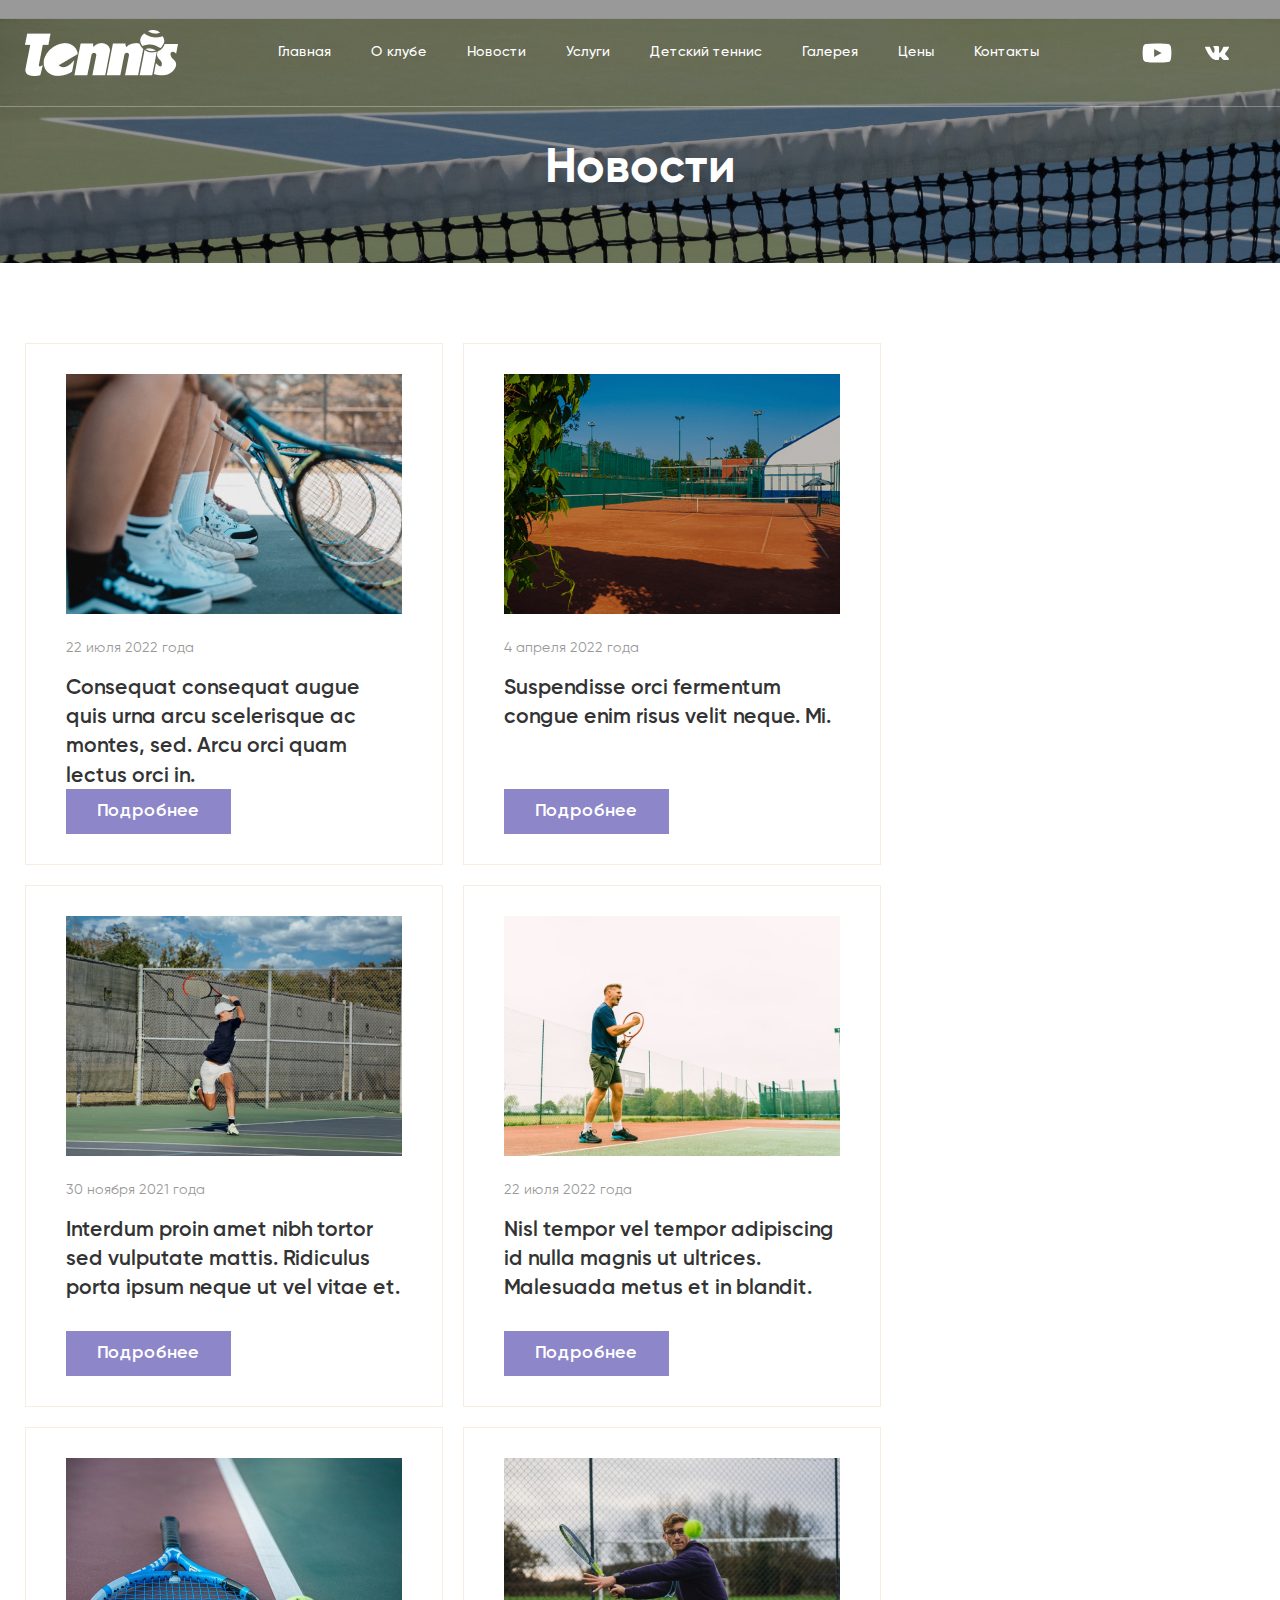
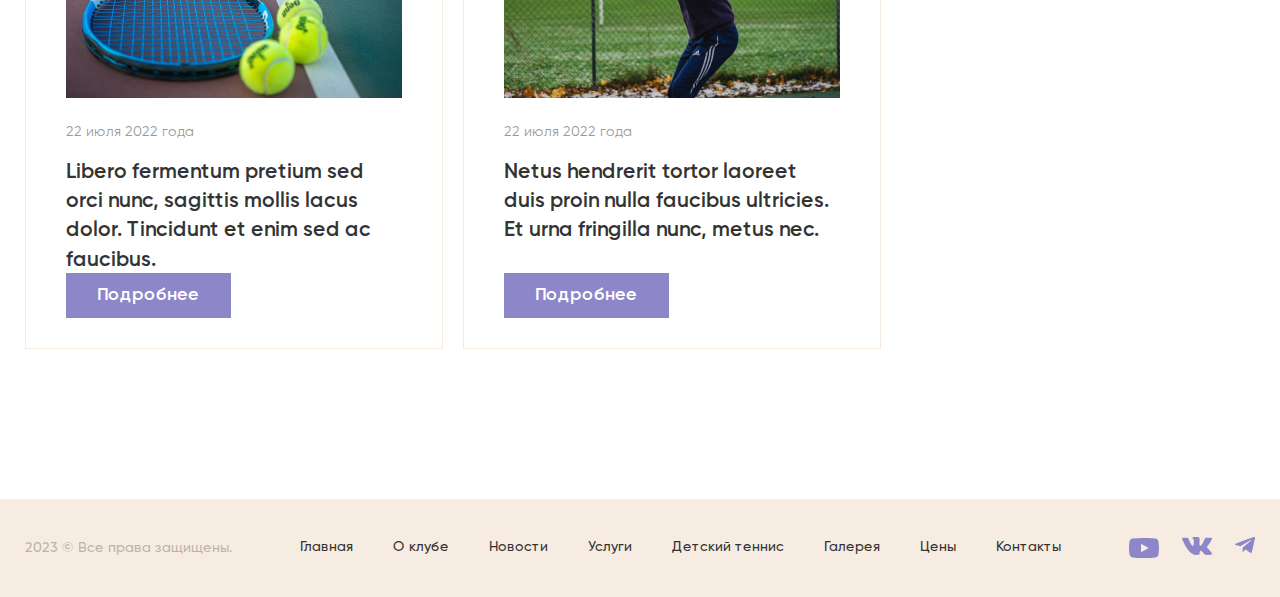
<file: news.html>
<!DOCTYPE html>
<html lang="en">
  <head>
    <meta charset="UTF-8" />
    <meta http-equiv="X-UA-Compatible" content="IE=edge" />
    <meta name="viewport" content="width=device-width, initial-scale=1.0" />
    <link rel="stylesheet" href="css/news-style.css" />
    <title>Новости</title>
  </head>
  <body>
    <div class="wrapper">
      <header class="header">
        <div class="header__container _container">
          <div class="header__body">
            <div class="header__logo">
              <a href="index.html">
                <img src="img/index/header/Logo.png" alt="Tennis" />
              </a>
            </div>
            <nav class="header__menu menu">
              <ul class="menu__list">
                <li class="menu__item">
                  <a href="index.html" class="menu__link">Главная</a>
                </li>
                <li class="menu__item">
                  <a href="about.html" class="menu__link">О клубе</a>
                </li>
                <li class="menu__item">
                  <a href="news.html" class="menu__link">Новости</a>
                </li>
                <li class="menu__item">
                  <a href="#" class="menu__link">Услуги</a>
                </li>
                <li class="menu__item">
                  <a href="#" class="menu__link">Детский теннис</a>
                </li>
                <li class="menu__item">
                  <a href="#" class="menu__link">Галерея</a>
                </li>
                <li class="menu__item">
                  <a href="#" class="menu__link">Цены</a>
                </li>
                <li class="menu__item">
                  <a href="#" class="menu__link">Контакты</a>
                </li>
              </ul>
            </nav>
            <div class="header__social">
              <a href="#" class="header__link"
                ><img src="img/index/header/youtube.svg" alt="Youtube logo" class="header__icon" />
              </a>
              <a href="#" class="header__link">
                <img src="img/index/header/vk.svg" alt="VK logo" class="header__icon" />
              </a>
            </div>
          </div>
        </div>
      </header>
      <main class="page">
        <section class="page__banner banner">
          <div class="banner__container _container">
            <div class="banner__content">
              <h1 class="banner__title">Новости</h1>
              <div class="banner__background">
                <img
                  src="img/news/banner/news-background.jpg"
                  alt="Tennis net"
                  class="banner__image"
                />
              </div>
            </div>
          </div>
        </section>
        <section class="page__news news">
          <div class="news__container _container">
            <div class="news__content">
              <div class="news__cards">
                <div class="news__card">
                  <div class="news__image">
                    <img src="img/news/news/news-01.jpg" alt="Tennis racket" class="" />
                  </div>
                  <div class="news__date">22 июля 2022 года</div>
                  <h4 class="news__title">
                    Consequat consequat augue quis urna arcu scelerisque ac montes, sed. Arcu orci
                    quam lectus orci in.
                  </h4>
                  <div class="news__button _button">
                    <a href="#" class="news__link">Подробнее</a>
                  </div>
                </div>
                <div class="news__card">
                  <div class="news__image">
                    <img src="img/news/news/news-02.jpg" alt="Tennis racket" class="" />
                  </div>
                  <div class="news__date">4 апреля 2022 года</div>
                  <h4 class="news__title">
                    Suspendisse orci fermentum congue enim risus velit neque. Mi.
                  </h4>
                  <div class="news__button _button">
                    <a href="#" class="news__link">Подробнее</a>
                  </div>
                </div>
                <div class="news__card">
                  <div class="news__image">
                    <img src="img/news/news/news-03.jpg" alt="Tennis racket" class="" />
                  </div>
                  <div class="news__date">30 ноября 2021 года</div>
                  <h4 class="news__title">
                    Interdum proin amet nibh tortor sed vulputate mattis. Ridiculus porta ipsum
                    neque ut vel vitae et.
                  </h4>
                  <div class="news__button _button">
                    <a href="#" class="news__link">Подробнее</a>
                  </div>
                </div>
                <div class="news__card">
                  <div class="news__image">
                    <img src="img/news/news/news-04.jpg" alt="Tennis racket" class="" />
                  </div>
                  <div class="news__date">22 июля 2022 года</div>
                  <h4 class="news__title">
                    Nisl tempor vel tempor adipiscing id nulla magnis ut ultrices. Malesuada metus
                    et in blandit.
                  </h4>
                  <div class="news__button _button">
                    <a href="#" class="news__link">Подробнее</a>
                  </div>
                </div>
                <div class="news__card">
                  <div class="news__image">
                    <img src="img/news/news/news-05.jpg" alt="Tennis racket" class="" />
                  </div>
                  <div class="news__date">22 июля 2022 года</div>
                  <h4 class="news__title">
                    Libero fermentum pretium sed orci nunc, sagittis mollis lacus dolor. Tincidunt
                    et enim sed ac faucibus.
                  </h4>
                  <div class="news__button _button">
                    <a href="#" class="news__link">Подробнее</a>
                  </div>
                </div>
                <div class="news__card">
                  <div class="news__image">
                    <img src="img/news/news/news-06.jpg" alt="Tennis racket" class="" />
                  </div>
                  <div class="news__date">22 июля 2022 года</div>
                  <h4 class="news__title">
                    Netus hendrerit tortor laoreet duis proin nulla faucibus ultricies. Et urna
                    fringilla nunc, metus nec.
                  </h4>
                  <div class="news__button _button">
                    <a href="#" class="news__link">Подробнее</a>
                  </div>
                </div>
              </div>
            </div>
          </div>
        </section>
      </main>
      <footer class="footer">
        <div class="footer__container _container">
          <div class="footer__content">
            <div class="footer__copyright">2023 © Все права защищены.</div>
            <nav class="footer__menu menu">
              <ul class="menu__list">
                <li class="menu__item">
                  <a href="index.html" class="menu__link">Главная</a>
                </li>
                <li class="menu__item">
                  <a href="about.html" class="menu__link">О клубе</a>
                </li>
                <li class="menu__item">
                  <a href="news.html" class="menu__link">Новости</a>
                </li>
                <li class="menu__item">
                  <a href="#" class="menu__link">Услуги</a>
                </li>
                <li class="menu__item">
                  <a href="#" class="menu__link">Детский теннис</a>
                </li>
                <li class="menu__item">
                  <a href="#" class="menu__link">Галерея</a>
                </li>
                <li class="menu__item">
                  <a href="#" class="menu__link">Цены</a>
                </li>
                <li class="menu__item">
                  <a href="#" class="menu__link">Контакты</a>
                </li>
              </ul>
            </nav>
            <div class="footer__social">
              <a href="#" class="footer__link"
                ><img src="img/index/footer/youtube.svg" alt="Youtube logo" class="footer__icon" />
              </a>
              <a href="#" class="footer__link">
                <img src="img/index/footer/vk.svg" alt="VK logo" class="footer__icon" />
              </a>
              <a href="#" class="footer__link">
                <img src="img/index/footer/telegram.svg" alt="Telegram logo" class="footer__icon" />
              </a>
            </div>
          </div>
        </div>
      </footer>
    </div>
  </body>
</html>
</file>
<file: css/style.css>
@font-face {
  font-family: "Gilroy";
  src: url("../fonts/Gilroy-Regular.woff2") format("woff2");
  font-weight: normal;
  font-style: normal;
}

@font-face {
  font-family: "Gilroy";
  src: url("../fonts/Gilroy-Bold.woff2") format("woff2");
  font-weight: bold;
  font-style: normal;
}

@font-face {
  font-family: "Gilroy";
  src: url("../fonts/Gilroy-Semibold.woff2") format("woff2");
  font-weight: 600;
  font-style: normal;
}

@font-face {
  font-family: "Gilroy";
  src: url("../fonts/Gilroy-Medium.woff2") format("woff2");
  font-weight: 500;
  font-style: normal;
}

*,
*::before,
*::after {
  padding: 0;
  margin: 0;
  border: 0;
}

a {
  text-decoration: none;
}

ul,
ol,
li {
  list-style: none;
}

img {
  vertical-align: top;
}

h1,
h2,
h3,
h4 h5,
h6 {
  font-weight: inherit;
  font-size: inherit;
}

html,
body {
  height: 100%;
  line-height: 1;
  background: #ffffff;
  font-size: 14px;
  color: #333333;
  font-weight: 500;
  font-family: Gilroy;
  scroll-behavior: smooth;
}

.wrapper {
  min-height: 100%;
  overflow: hidden;
  display: flex;
  flex-direction: column;
}

/* --------------------------------------- */

._container {
  max-width: 1296px;
  margin: 0px auto;
  padding: 0px 25px;
  box-sizing: content-box;
}

._ibg {
  position: relative;
}

._ibg img {
  position: absolute;
  width: 100%;
  height: 100%;
  top: 0;
  left: 0;
  object-fit: cover;
}

/* -----TEMPLATES---------- */

._title {
  font-weight: 700;
  font-size: 36px;
  line-height: 140%;
}

.menu {
}

.menu__list {
  display: flex;
}

.menu__item {
}

.menu__item:not(:last-child) {
  margin-right: 40px;
}

.menu__link {
  color: inherit;
  line-height: 140%;
}

.menu__link:hover {
  text-decoration: underline;
}

/* ----------HEADER-------------------- */

.header {
  position: absolute;
  top: 0;
  left: 0;
  width: 100%;
  z-index: 5;
  border-bottom: 1px solid rgba(255, 255, 255, 0.3);
  color: #ffffff;
}

.header__body {
  display: flex;
  align-items: center;
  justify-content: space-between;
}

.header__logo {
  padding: 30px 0px;
}

.header__menu {
}

.header__social {
}

.header__icon {
}

.header__icon:first-child {
  margin-right: 20px;
}

/* ------------MAIN-BLOCK----------------- */

.page {
}

.page__main-block {
}

.main-block {
  position: relative;
  color: #ffffff;
}

.main-block__content {
  position: relative;
  z-index: 2;
  height: 100vh;
  display: flex;
  flex-direction: column;
  justify-content: center;
}

.main-block__title {
  margin: 0px 0px 60px 0px;
  font-weight: 700;
  font-size: 48px;
  line-height: 140%;
}

.main-block__video {
  display: flex;
  align-items: center;
}

.main-block__video h4 {
  font-weight: 600;
  font-size: 18px;
}

.main-block__video-link {
  margin-right: 30px;
}

.main-block__play {
}

.main-block__links {
}

.links {
  position: absolute;
  width: 100%;
  bottom: 0;
  display: flex;
  gap: 12px;
}

.links__item {
  flex: 0 1 25%;
  background-color: #8d86c9;
}

.links__title {
  margin: 35px 0px 17px 35px;
  font-weight: 600;
  font-size: 18px;
  line-height: 140%;
}

.links__name {
  margin: 0px 35px 40px 35px;
}

.links__link {
  margin-right: 35px;
  color: inherit;
  font-weight: 700;
  font-size: 24px;
  line-height: 140%;
}

.links__svg {
}

.main-block__background {
  position: absolute;
  left: 0;
  top: 0;
}

.main-block__image {
  width: 100vw;
  height: 100vh;
}

/* -----COURTS-------- */

.page__courts {
  padding-top: 150px;
  color: #ffffff;
}

.courts {
}

.courts__content {
  display: flex;
  justify-content: space-between;
}

.courts__item {
  position: relative;
}

.court__image {
  padding: 25px 20px;
  border: 1px solid #f7ece1;
}

.courts__title {
  position: absolute;
  z-index: 3;
  display: inline-block;
  bottom: 65px;
  right: 0;
  left: 0;
  font-weight: 700;
  font-size: 27px;
  line-height: 140%;
  text-align: center;
}

/* ---------ABOUT @template@---------- */

.page__about {
  padding-top: 150px;
}

.about-main {
}

.about__content {
  position: relative;
  display: flex;
  justify-content: flex-end;
  align-items: center;
}

.about__image {
  position: absolute;
  left: 110px;
}

.about__description {
  margin-right: 110px;
  padding: 70px 60px 84px 146px;
  background-color: #f7ece1;
}

.description__content {
  max-width: 430px;
}

.description__title {
  margin-bottom: 25px;
}

.description__text {
  margin-bottom: 35px;
  font-weight: 400;
  font-size: 14px;
  line-height: 140%;
}

.description__subtitle {
  margin-bottom: 25px;
  font-weight: 600;
  font-size: 21px;
  line-height: 140%;
}

.description__highlights {
}

.description__list {
}

.description__item {
  margin-left: 15px;
  padding-left: 15px;
  list-style: url(../img/about/list-style.svg);
  font-weight: 400;
  font-size: 14px;
  line-height: 140%;
}

.description__item:not(:last-child) {
  margin-bottom: 20px;
}

/* -----COACHES------- */

.page__coaches {
  padding-top: 150px;
}

.coaches {
}

.coaches__container {
}

.coaches__content {
}

.coaches__header {
  margin-bottom: 75px;
  display: flex;
  justify-content: space-between;
  align-items: center;
}

.coaches__title {
}

.coaches__navigation {
  display: flex;
  gap: 15px;
}

.swiper-button-prev,
.swiper-button-next {
  margin-top: 0 !important;
  position: static !important;
  width: 45px !important;
  height: 45px !important;
  background: #8d86c9;
  background-position: center;
  background-repeat: no-repeat;
}

.swiper-button-prev {
  background-image: url(../img/index/coaches/arrow-left.svg);
}

.swiper-button-next {
  background-image: url(../img/index/coaches/arrow-right.svg);
}

.swiper-button-prev::after,
.swiper-button-next::after {
  content: "" !important;
}

.coaches__cards {
  display: flex;
}

.coaches__card {
  flex: 0 1 16, 667%;
  display: flex !important;
  flex-direction: column;
  align-items: center;
}

.coaches__img {
}

.coaches__img img {
  margin-bottom: 25px;
  text-align: center;
  padding: 0px 15px;
  border: 1px solid #f7ece1;
}

.coaches__name {
  margin-bottom: 15px;
  font-weight: 600;
  font-size: 21px;
  line-height: 140%;
  text-align: center;
}

.coaches__about {
  width: 90%;
  font-weight: 400;
  font-size: 14px;
  line-height: 140%;
  text-align: center;
}

/* --------OFFERS-------- */

.page__offers {
  padding-top: 150px;
}

.offers__container {
}

.offers__content {
  display: flex;
  justify-content: space-between;
  gap: 134px;
}

.offers__prices {
  flex: 0 1 45%;
}

.prices {
}

.prices__title {
  margin-bottom: 75px;
}

.prices__links {
}

.prices__link {
  padding: 15px 30px;
  display: flex;
  align-items: center;
  justify-content: space-between;
  background: #8d86c9;
  color: #ffffff;
  font-weight: 600;
  font-size: 21px;
  line-height: 140%;
}

.prices__link a {
  color: #ffffff;
}

.prices__link:not(:last-child) {
  margin-bottom: 30px;
}

.offers__services {
  flex: 0 1 55%;
}

.services {
}

.services__header {
  margin-bottom: 75px;
  display: flex;
  justify-content: space-between;
  align-items: center;
}

.services__title {
}

.services__navigation {
  display: flex;
  gap: 15px;
}

.services__content {
  justify-content: space-between;
  gap: 1px;
}

.services__slider {
}

.services__image {
  position: relative;
}

.services__image img {
  padding: 30px 25px;
  border: 1px solid #f7ece1;
}

.services__image span {
  position: absolute;
  left: 65px;
  bottom: 60px;
  font-weight: 700;
  font-size: 27px;
  line-height: 140%;
  color: #ffffff;
}

/* --------FOOTER----------- */

.footer {
  margin-top: 150px;
  background: #F7ECE1;
}

.footer__container {
}

.footer__content {
  padding: 38px 0px;
  display: flex;
  align-items: center;
  justify-content: space-between;
}

.footer__copyright {
  opacity: 0.3;
}

.footer__menu {
}

.menu {
}

.menu__list {
}

.menu__item {
}

.menu__link {
}

.footer__social {
}

.footer__link:not(:last-child) {
  margin-right: 19px;
}

.footer__link {
}

.footer__icon {
}

.header__link {
}
</file>
<file: css/about-style.css>
@font-face {
  font-family: "Gilroy";
  src: url("../fonts/Gilroy-Regular.woff2") format("woff2");
  font-weight: normal;
  font-style: normal;
}

@font-face {
  font-family: "Gilroy";
  src: url("../fonts/Gilroy-Bold.woff2") format("woff2");
  font-weight: bold;
  font-style: normal;
}

@font-face {
  font-family: "Gilroy";
  src: url("../fonts/Gilroy-Semibold.woff2") format("woff2");
  font-weight: 600;
  font-style: normal;
}

@font-face {
  font-family: "Gilroy";
  src: url("../fonts/Gilroy-Medium.woff2") format("woff2");
  font-weight: 500;
  font-style: normal;
}

*,
*::before,
*::after {
  padding: 0;
  margin: 0;
  border: 0;
}

a {
  text-decoration: none;
}

ul,
ol,
li {
  list-style: none;
}

li p {
  display: inline;
}

img {
  vertical-align: top;
}

h1,
h2,
h3,
h4 h5,
h6 {
  font-weight: inherit;
  font-size: inherit;
}

html,
body {
  height: 100%;
  line-height: 1;
  background: #ffffff;
  font-size: 14px;
  color: #333333;
  font-weight: 500;
  font-family: Gilroy;
  scroll-behavior: smooth;
}

.wrapper {
  min-height: 100%;
  overflow: hidden;
  display: flex;
  flex-direction: column;
}

/* --------------------------------------- */

._container {
  max-width: 1296px;
  margin: 0px auto;
  padding: 0px 25px;
  box-sizing: content-box;
}

/* -----TEMPLATES---------- */

._title {
  font-weight: 700;
  font-size: 36px;
  line-height: 140%;
}

.menu {
}

.menu__list {
  display: flex;
}

.menu__item {
}

.menu__item:not(:last-child) {
  margin-right: 40px;
}

.menu__link {
  color: inherit;
  line-height: 140%;
}

.menu__link:hover {
  text-decoration: underline;
}

._navigation {
  display: flex;
  gap: 15px;
}

.swiper-button-prev,
.swiper-button-next {
  margin-top: 0 !important;
  position: static !important;
  width: 45px !important;
  height: 45px !important;
  background: #8d86c9;
  background-position: center;
  background-repeat: no-repeat;
}

.swiper-button-prev {
  background-image: url(../img/index/coaches/arrow-left.svg);
}

.swiper-button-next {
  background-image: url(../img/index/coaches/arrow-right.svg);
}

.swiper-button-prev::after,
.swiper-button-next::after {
  content: "" !important;
}

._button {
  padding: 10px 20px;
  background: #8d86c9;
  text-align: center;
}
/* ----------HEADER-------------------- */

.header {
  position: absolute;
  top: 0;
  left: 0;
  width: 100%;
  z-index: 5;
  border-bottom: 1px solid rgba(255, 255, 255, 0.3);
  color: #ffffff;
}

.header__body {
  display: flex;
  align-items: center;
  justify-content: space-between;
}

.header__logo {
  padding: 30px 0px;
}

.header__menu {
}

.header__social {
}

.header__icon {
}

.header__icon:first-child {
  margin-right: 20px;
}

/* ---------BANNER---------- */

.page__banner {
  position: relative;
}

.banner {
}

.banner__content {
  height: 263px;
  display: flex;
  align-items: flex-end;
  justify-content: center;
}

.banner__title {
  margin-bottom: 60px;
  position: relative;
  z-index: 3;
  font-weight: 700;
  font-size: 48px;
  line-height: 140%;
  color: #ffffff;
}

.banner__background {
  position: absolute;
  left: 0;
  top: 0;
}

.banner__image {
}

/* -----PHOTOS-------- */

.page__photos {
  padding-top: 80px;
}

.photos {
}

.photos__header {
  margin-bottom: 60px;
  display: flex;
  justify-content: space-between;
  align-items: center;
}

.photos__title {
}

.photos__navigation {
  display: flex;
  gap: 15px;
}

.photos__content {
}

.photos__slider {
}

.photos__image {
  padding: 25px 20px;
  border: 1px solid #f7ece1;
}

.photos__button {
  position: absolute;
  left: 70px;
  bottom: 65px;
  width: 10%;
}

.photos__link {
  font-weight: 600;
  font-size: 18px;
  line-height: 140%;
  color: #ffffff;
}

/* -----CLUB------ */

.page__club {
  padding-top: 150px;
}

.club {
}

.club__title {
}

.club__content {
  position: relative;
  display: flex;
  justify-content: flex-end;
  align-items: center;
}

.club__image {
  position: absolute;
  left: 0;
}

.club__description {
  padding: 70px 60px 93px 146px;
  background-color: #f7ece1;
}

.description {
  max-width: 650px;
}

.description__title {
  margin-bottom: 40px;
}

.description__text {
  margin-bottom: 35px;
  font-weight: 400;
  font-size: 14px;
  line-height: 140%;
}

.description__count {
  display: flex;
}

.description__quantity {
  flex: 1 1 33%;
  display: flex;
  align-items: center;
  gap: 15px;
}

.description__quantity span {
  color: #8d86c9;
  font-weight: 700;
  font-size: 58px;
}

.description__quantity p {
  font-weight: 700;
  font-size: 14px;
  line-height: 140%;
}

/* -----RULES--------- */

.page__rules {
  padding-top: 120px;
}

.rules {
}

.rules__body {
}

.rules__title {
  margin-bottom: 80px;
}

.rules__chapters {
  display: flex;
}

.chapters {
}

.chapters__headers {
  flex: 0 1 25%;
  margin-right: 75px;
  list-style-position:inside;
}

.chapters__header {
  font-weight: 600;
  font-size: 21px;
  line-height: 140%;
  cursor: pointer;
}

.chapters__header:not(:last-child) {
  margin-bottom: 40px;
}

.chapters__header p {
  
}

.chapters__subheaders {
  flex: 0 1 75%;
}

.chapters__subheader {

}

.chapters__subheader:not(:last-child) {
  margin-bottom: 40px;
}

.subheader {
  
}

.subheader__name {
  display: inline-block;
  margin-bottom: 25px;
  font-weight: 600;
  font-size: 18px;
  line-height: 140%;
}

.subheader__paragraphs {
  
}

.subheader__paragraph {
  padding-left: 30px;
  font-weight: 400;
  font-size: 14px;
  line-height: 140%;
  background: url(../img/about/rules/list-style.svg) no-repeat;
  background-position-y: center;
}

.subheader__paragraph:not(:last-child) {
  margin-bottom: 25px;
}

.subheader__labor {
  display: inline-block;
  margin-bottom: 25px;
  font-weight: 400;
  font-size: 14px;
  line-height: 140%;
}

/* ------FOOTER------ */

.footer {
  margin-top: 120px;
  background: #F7ECE1;
}

.footer__container {
}

.footer__content {
  padding: 38px 0px;
  display: flex;
  align-items: center;
  justify-content: space-between;
}

.footer__copyright {
  opacity: 0.3;
}

.footer__menu {
}

.menu {
}

.menu__list {
}

.menu__item {
}

.menu__link {
}

.footer__social {
}

.footer__link:not(:last-child) {
  margin-right: 19px;
}

.footer__link {
}

.footer__icon {
}

.header__link {
}
</file>
<file: css/news-style.css>
@font-face {
  font-family: "Gilroy";
  src: url("../fonts/Gilroy-Regular.woff2") format("woff2");
  font-weight: normal;
  font-style: normal;
}

@font-face {
  font-family: "Gilroy";
  src: url("../fonts/Gilroy-Bold.woff2") format("woff2");
  font-weight: bold;
  font-style: normal;
}

@font-face {
  font-family: "Gilroy";
  src: url("../fonts/Gilroy-Semibold.woff2") format("woff2");
  font-weight: 600;
  font-style: normal;
}

@font-face {
  font-family: "Gilroy";
  src: url("../fonts/Gilroy-Medium.woff2") format("woff2");
  font-weight: 500;
  font-style: normal;
}

*,
*::before,
*::after {
  padding: 0;
  margin: 0;
  border: 0;
}

a {
  text-decoration: none;
}

ul,
ol,
li {
  list-style: none;
}

img {
  vertical-align: top;
}

h1,
h2,
h3,
h4 h5,
h6 {
  font-weight: inherit;
  font-size: inherit;
}

html,
body {
  height: 100%;
  line-height: 1;
  background: #ffffff;
  font-size: 14px;
  color: #333333;
  font-weight: 500;
  font-family: Gilroy;
  scroll-behavior: smooth;
}

.wrapper {
  min-height: 100%;
  overflow: hidden;
  display: flex;
  flex-direction: column;
}

/* --------------------------------------- */

._container {
  max-width: 1296px;
  margin: 0px auto;
  padding: 0px 25px;
  box-sizing: content-box;
}

._ibg {
  position: relative;
}

._ibg img {
  position: absolute;
  width: 100%;
  height: 100%;
  top: 0;
  left: 0;
  object-fit: cover;
}

/* -----TEMPLATES---------- */

._title {
  font-weight: 700;
  font-size: 36px;
  line-height: 140%;
}

.menu {
}

.menu__list {
  display: flex;
}

.menu__item {
}

.menu__item:not(:last-child) {
  margin-right: 40px;
}

.menu__link {
  color: inherit;
  line-height: 140%;
}

.menu__link:hover {
  text-decoration: underline;
}

._button {
  padding: 10px 20px;
  background: #8d86c9;
  text-align: center;
}

/* ----------HEADER-------------------- */

.header {
  position: absolute;
  top: 0;
  left: 0;
  width: 100%;
  z-index: 5;
  border-bottom: 1px solid rgba(255, 255, 255, 0.3);
  color: #ffffff;
}

.header__body {
  display: flex;
  align-items: center;
  justify-content: space-between;
}

.header__logo {
  padding: 30px 0px;
}

.header__menu {
}

.header__social {
}

.header__icon {
}

.header__icon:first-child {
  margin-right: 20px;
}

/* ---------BANNER---------- */

.page__banner {
  position: relative;
}

.banner {
}

.banner__container {
}

.banner__content {
  height: 263px;
  display: flex;
  align-items: flex-end;
  justify-content: center;
}

.banner__title {
  margin-bottom: 60px;
  position: relative;
  z-index: 3;
  font-weight: 700;
  font-size: 48px;
  line-height: 140%;
  color: #ffffff;
}

.banner__background {
  position: absolute;
  left: 0;
  top: 0;
}

.banner__image {
}

/* ---------NEWS---------- */

.page__news {
  padding-top: 80px;
}

.news {
}

.news__container {
}

.news__content {
}

.news__cards {
  display: flex;
  flex-wrap: wrap;
  gap: 20px;
}

.news__card {
  padding: 30px 40px;
  position: relative;
  height: 460px;
  border: 1px solid #f7ece1;
  display: flex;
  flex: 0 1 16.667%;
  flex-direction: column;
}

.news__image {
  margin-bottom: 25px;
}

.news__date {
  margin-bottom: 15px;
  font-weight: 400;
  font-size: 14px;
  opacity: 0.5;
  line-height: 140%;
}

.news__title {
  margin-bottom: 20px;
  font-weight: 600;
  font-size: 21px;
  line-height: 140%;
}

.news__button {
  position: absolute;
  left: 40px;
  bottom: 30px;
  width: 30%;
}

.news__link {
  font-weight: 600;
  font-size: 18px;
  line-height: 140%;
  color: #ffffff;
}

/* -------FOOTER---------- */

.footer {
  margin-top: 150px;
  background: #F7ECE1;
}

.footer__container {
}

.footer__content {
  padding: 38px 0px;
  display: flex;
  align-items: center;
  justify-content: space-between;
}

.footer__copyright {
  opacity: 0.3;
}

.footer__menu {
}

.menu {
}

.menu__list {
}

.menu__item {
}

.menu__link {
}

.footer__social {
}

.footer__link:not(:last-child) {
  margin-right: 19px;
}

.footer__link {
}

.footer__icon {
}

.header__link {
}
</file>
